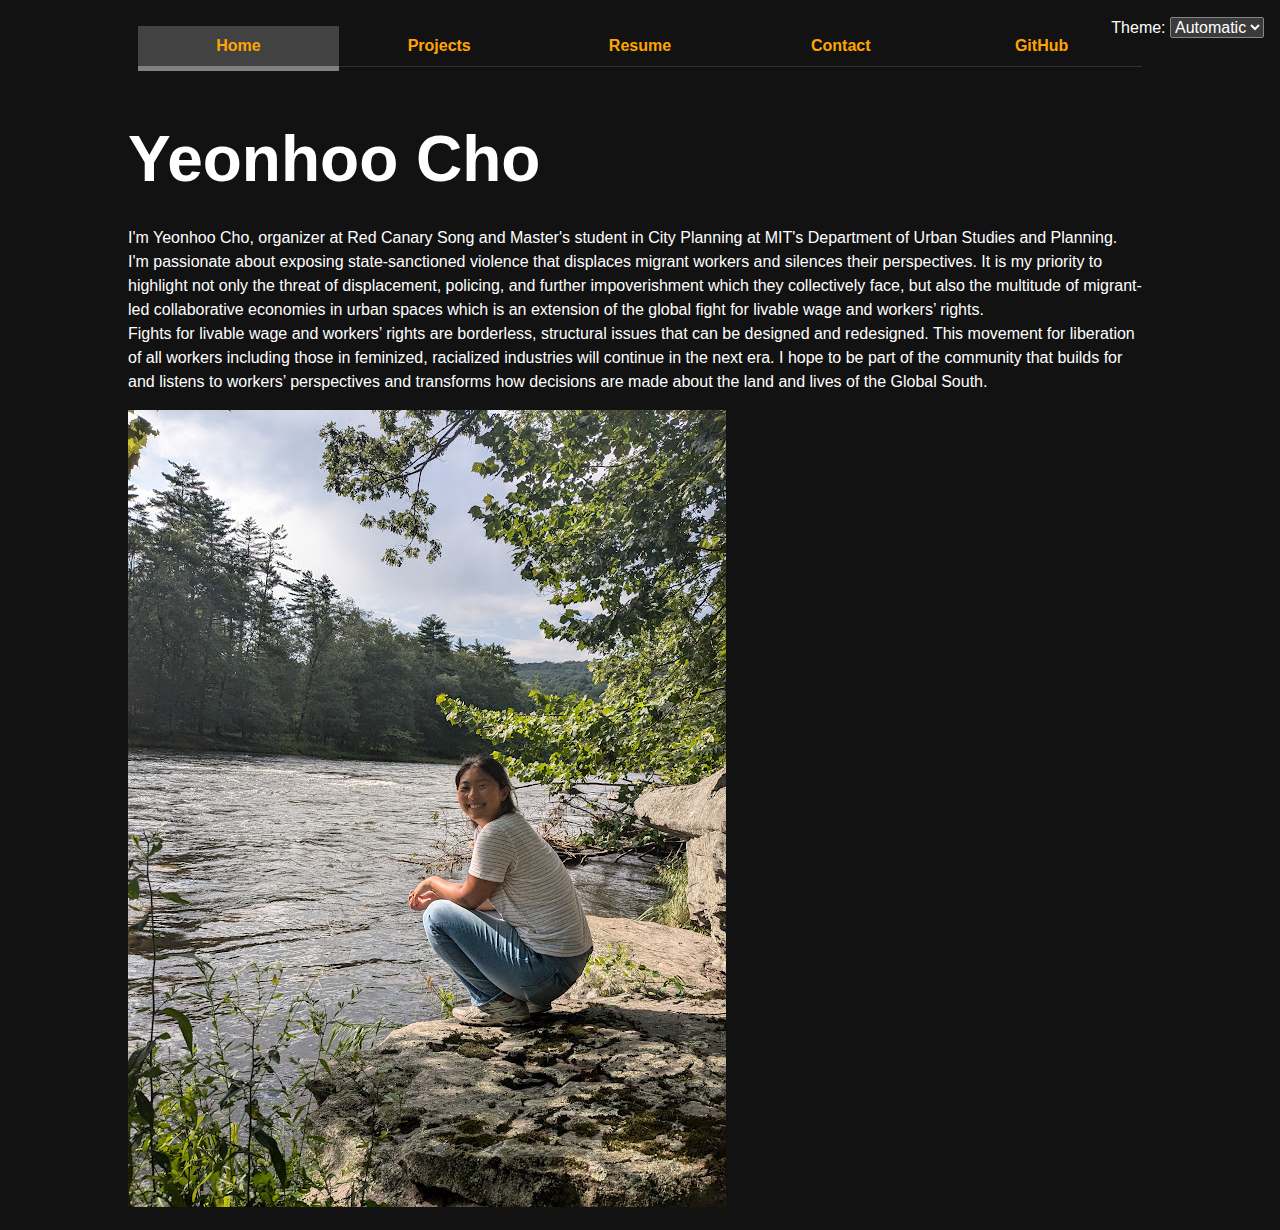
<file: index.html>
<!DOCTYPE html>
<html lang="en" class="home">
<head>
    <meta charset="UTF-8">
    <meta name="viewport" content="width=device-width, initial-scale=1.0">
    <title>HOME - Yeonhoo Cho</title>
    <link rel="stylesheet" href="style.css">
    <script type="module" src="global.js" defer></script>
</head>
<body>

    <h1>Yeonhoo Cho</h1>
    <p>I'm Yeonhoo Cho, organizer at Red Canary Song and Master's student in City Planning at MIT's Department of Urban Studies and Planning. 
        <br>
        I'm passionate about exposing state-sanctioned violence that displaces migrant workers and silences their perspectives.
        It is my priority to highlight not only the threat of displacement, policing, and further impoverishment which they collectively face,
        but also the multitude of migrant-led collaborative economies in urban spaces which is an extension of the global fight for livable wage and workers’ rights.
        <br>
        Fights for livable wage and workers’ rights are borderless, structural issues that can be designed and redesigned. 
        This movement for liberation of all workers including those in feminized, racialized industries will continue in the next era. 
        I hope to be part of the community that builds for and listens to workers’ perspectives and transforms how decisions are made about the land and lives of the Global South. 

    </p>
    <img src="images/me.jpg" alt="A photo of Yeonhoo by Lackawaxen River in Pennsylvania">
</body>
</html>
</file>
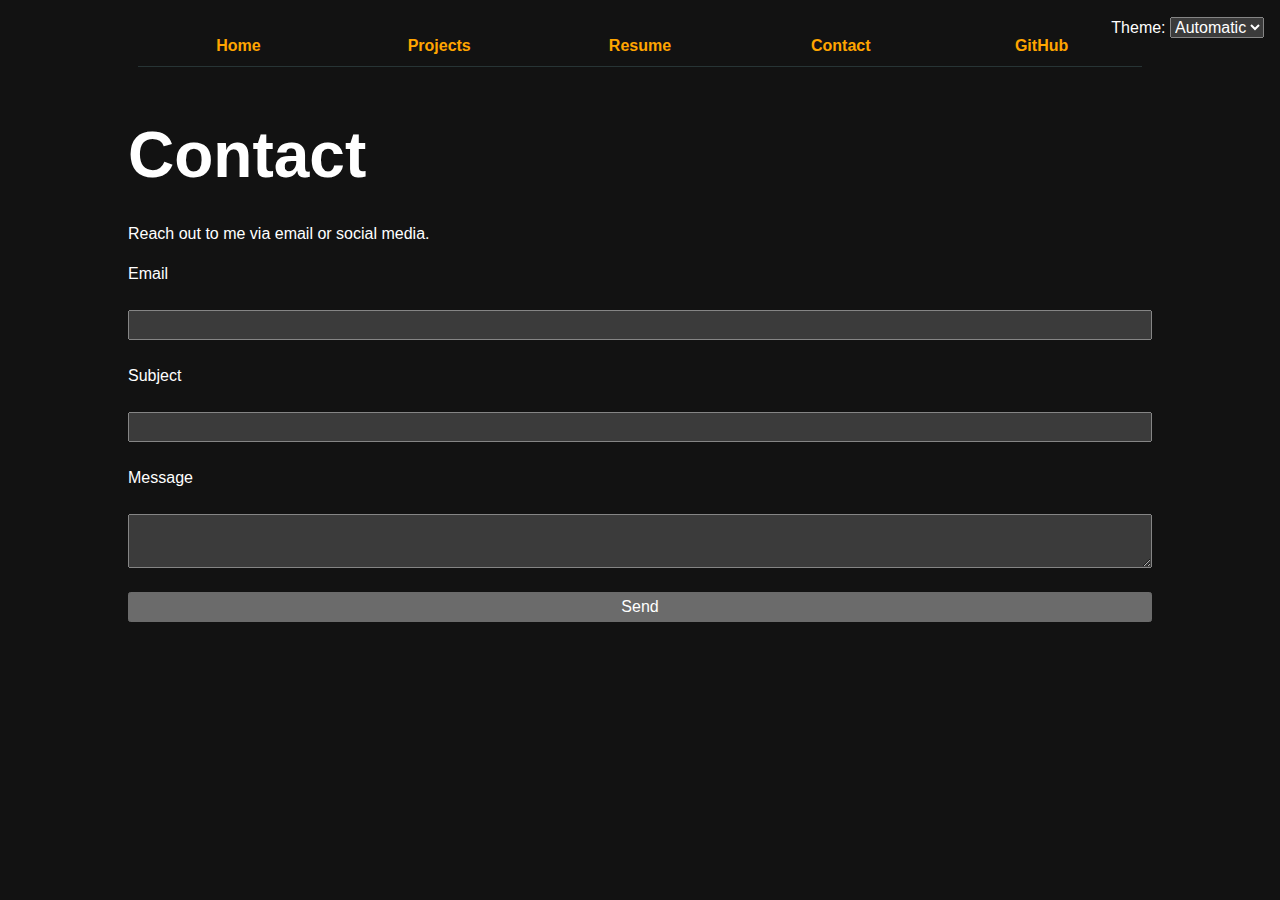
<file: contact/index.html>
<!DOCTYPE html>
<html lang="en">
<head>
    <meta charset="UTF-8">
    <meta name="viewport" content="width=device-width, initial-scale=1.0">
    <title>Contact - Yeonhoo Cho</title>
    <link rel="stylesheet" href="../style.css">
    <script type="module" src="../global.js" defer></script>
</head>
<body>
 
    <h1>Contact</h1>
    <p>Reach out to me via email or social media.</p>
    <form action="mailto:y30nh00@gmail.com" method="get" enctype="text/plain">
        <label for="email">Email</label><br>
        <input type="email" id="email" name="email"><br>
        <label for="subject">Subject</label><br>
        <input type="text" id="subject" name="subject"><br>
        <label for="message">Message</label><br>
        <textarea id="message" name="message"></textarea><br>
        <button type="submit">Send</button>
</body>
</html>
</file>
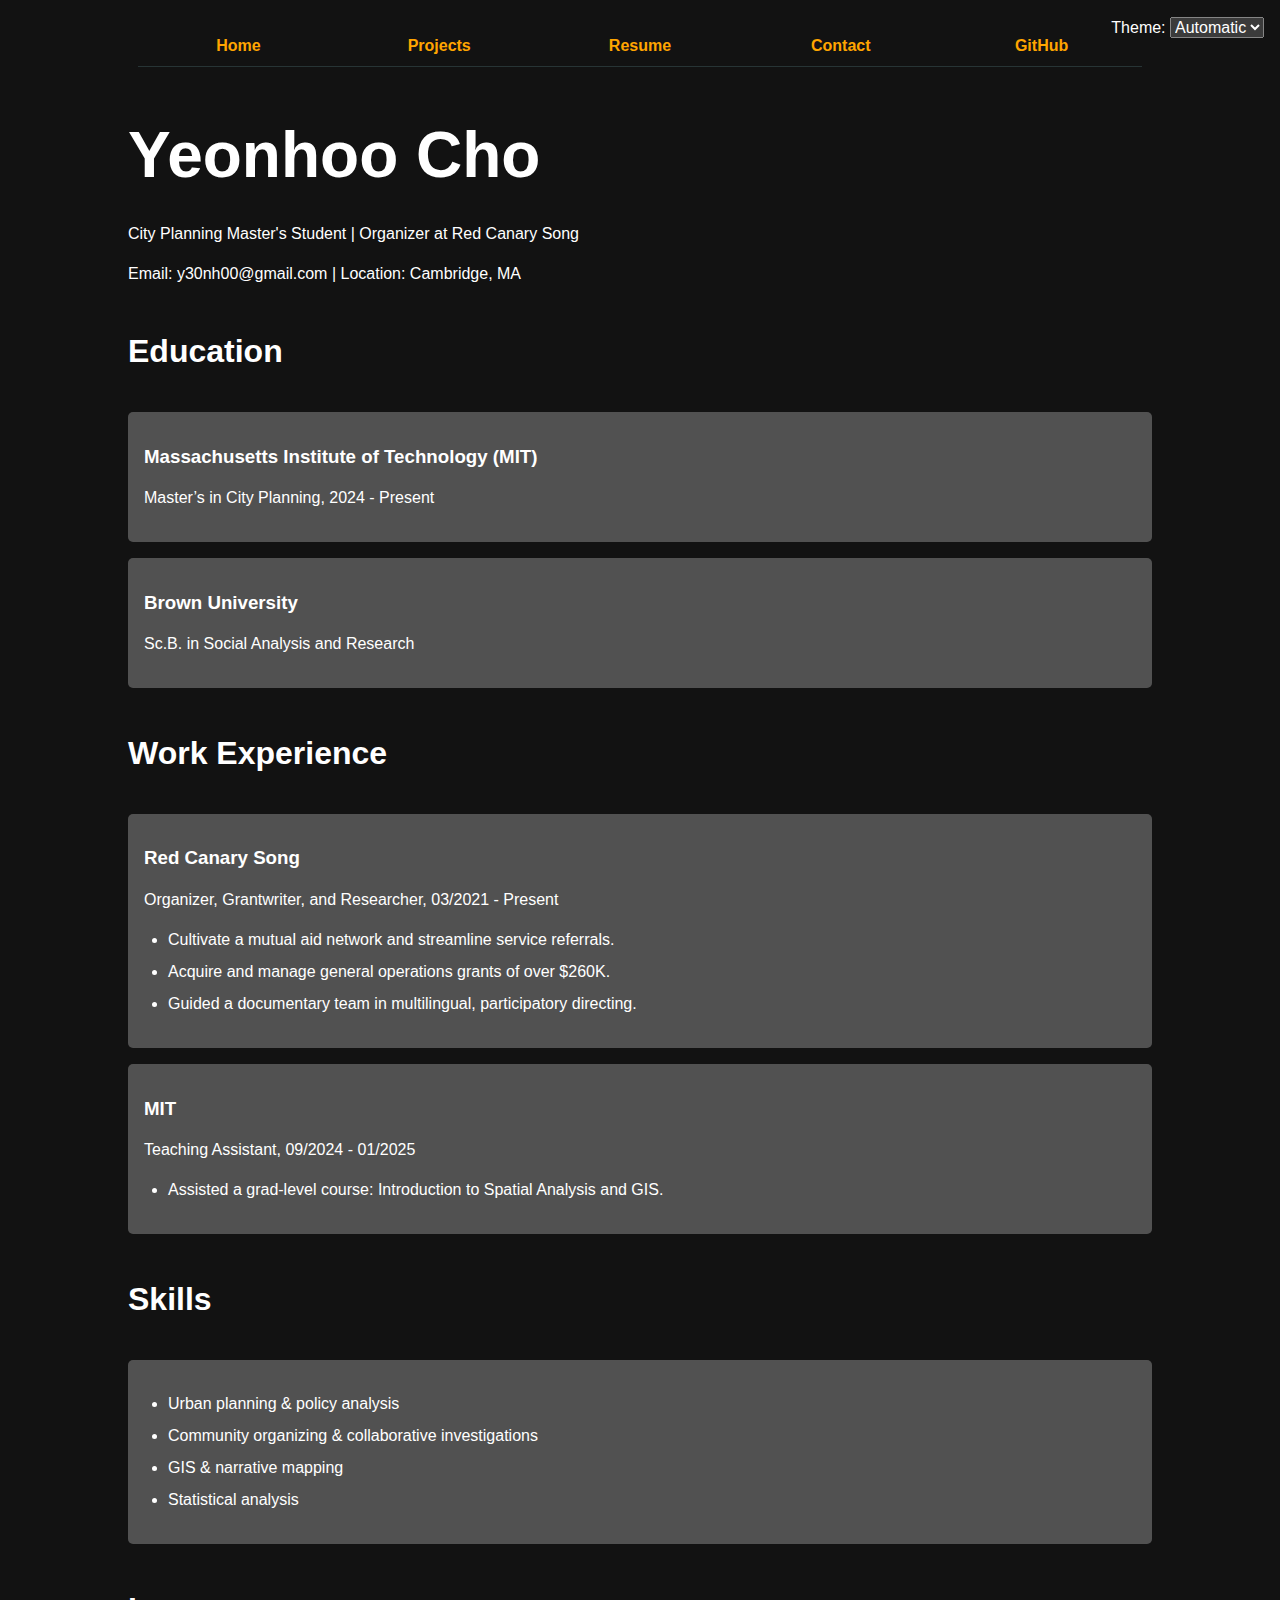
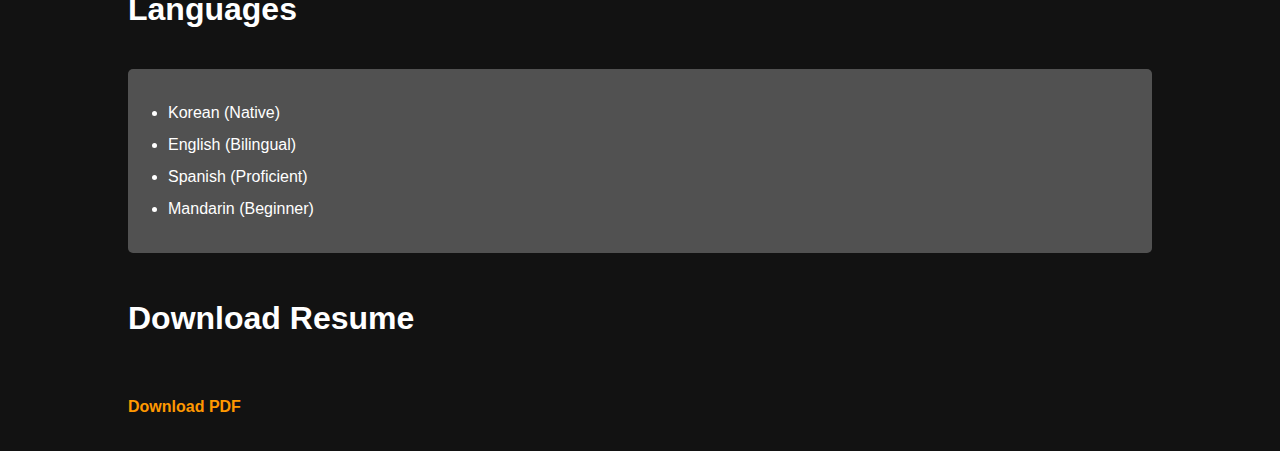
<file: Resume/index.html>
<!DOCTYPE html>
<html lang="en">
<head>
    <meta charset="UTF-8">
    <meta name="viewport" content="width=device-width, initial-scale=1.0">
    <title>Resume - Yeonhoo Cho</title>
    <link rel="stylesheet" href="../style.css">
    <script type="module" src="../global.js" defer></script>
</head>
<body>
    
   <!-- Resume Header -->
   <header>
    <h1>Yeonhoo Cho</h1>
    <p>City Planning Master's Student | Organizer at Red Canary Song</p>
    <p>Email: y30nh00@gmail.com | Location: Cambridge, MA</p>
</header>


<!-- Education Section -->
<section class="resume">
    <header><h2>Education</h2></header>
    <article>
        <h3>Massachusetts Institute of Technology (MIT)</h3>
        <p>Master’s in City Planning, <time datetime="2024">2024</time> - Present</p>
    </article>
    <article>
        <h3>Brown University</h3>
        <p>Sc.B. in Social Analysis and Research</p>
    </article>

<!-- Work Experience Section -->
    <header><h2>Work Experience</h2></header>
    <article>
        <h3>Red Canary Song</h3>
        <p>Organizer, Grantwriter, and Researcher, <time datetime="MM/YYYY">03/2021</time> - Present</p>
        <ul>
            <li>Cultivate a mutual aid network and streamline service referrals.</li>
            <li>Acquire and manage general operations grants of over $260K.</li>
            <li>Guided a documentary team in multilingual, participatory directing.</li>
        </ul>
    </article>
    <article>
        <h3>MIT</h3>
        <p>Teaching Assistant, <time datetime="MM/YYYY">09/2024</time> - <time datetime="MM/YYYY">01/2025</time></p>
        <ul>
            <li>Assisted a grad-level course: Introduction to Spatial Analysis and GIS.</li>
        </ul>
    </article>

<!-- Skills Section -->
    <header><h2>Skills</h2></header>
    <article>
    <ul>
        <li>Urban planning & policy analysis</li>
        <li>Community organizing & collaborative investigations</li>
        <li>GIS & narrative mapping</li>
        <li>Statistical analysis</li>
    </ul>
</article>

<!-- Language Section -->
    <header><h2>Languages</h2></header>
    <article>
    <ul>
        <li>Korean (Native)</li>
        <li>English (Bilingual)</li>
        <li>Spanish (Proficient)</li>
        <li>Mandarin (Beginner)</li>
    </ul>
    </article>

<!-- Links to Download Resume -->
    <header><h2>Download Resume</h2></header>
    <p><a href="../files/Yeonhoo_Resume.pdf" download>Download PDF</a></p>
</section>

</body>
</html>
</file>
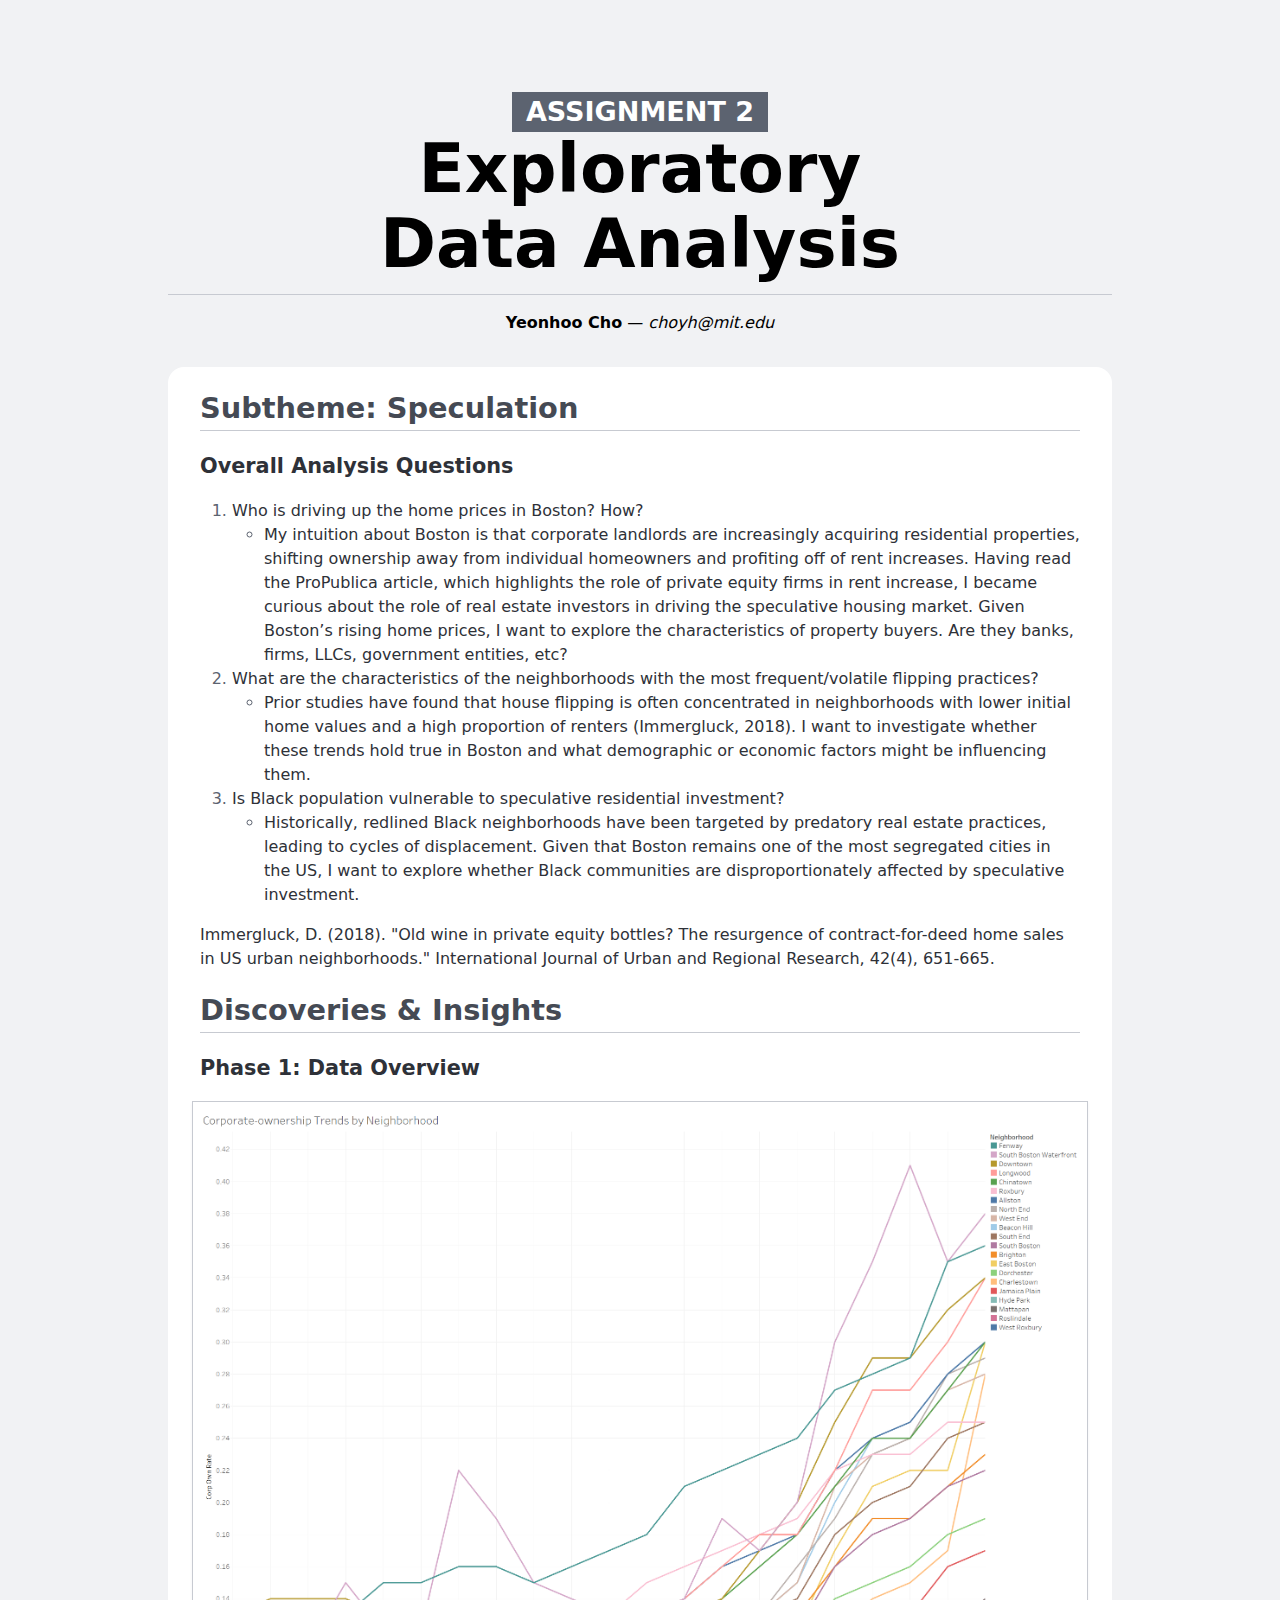
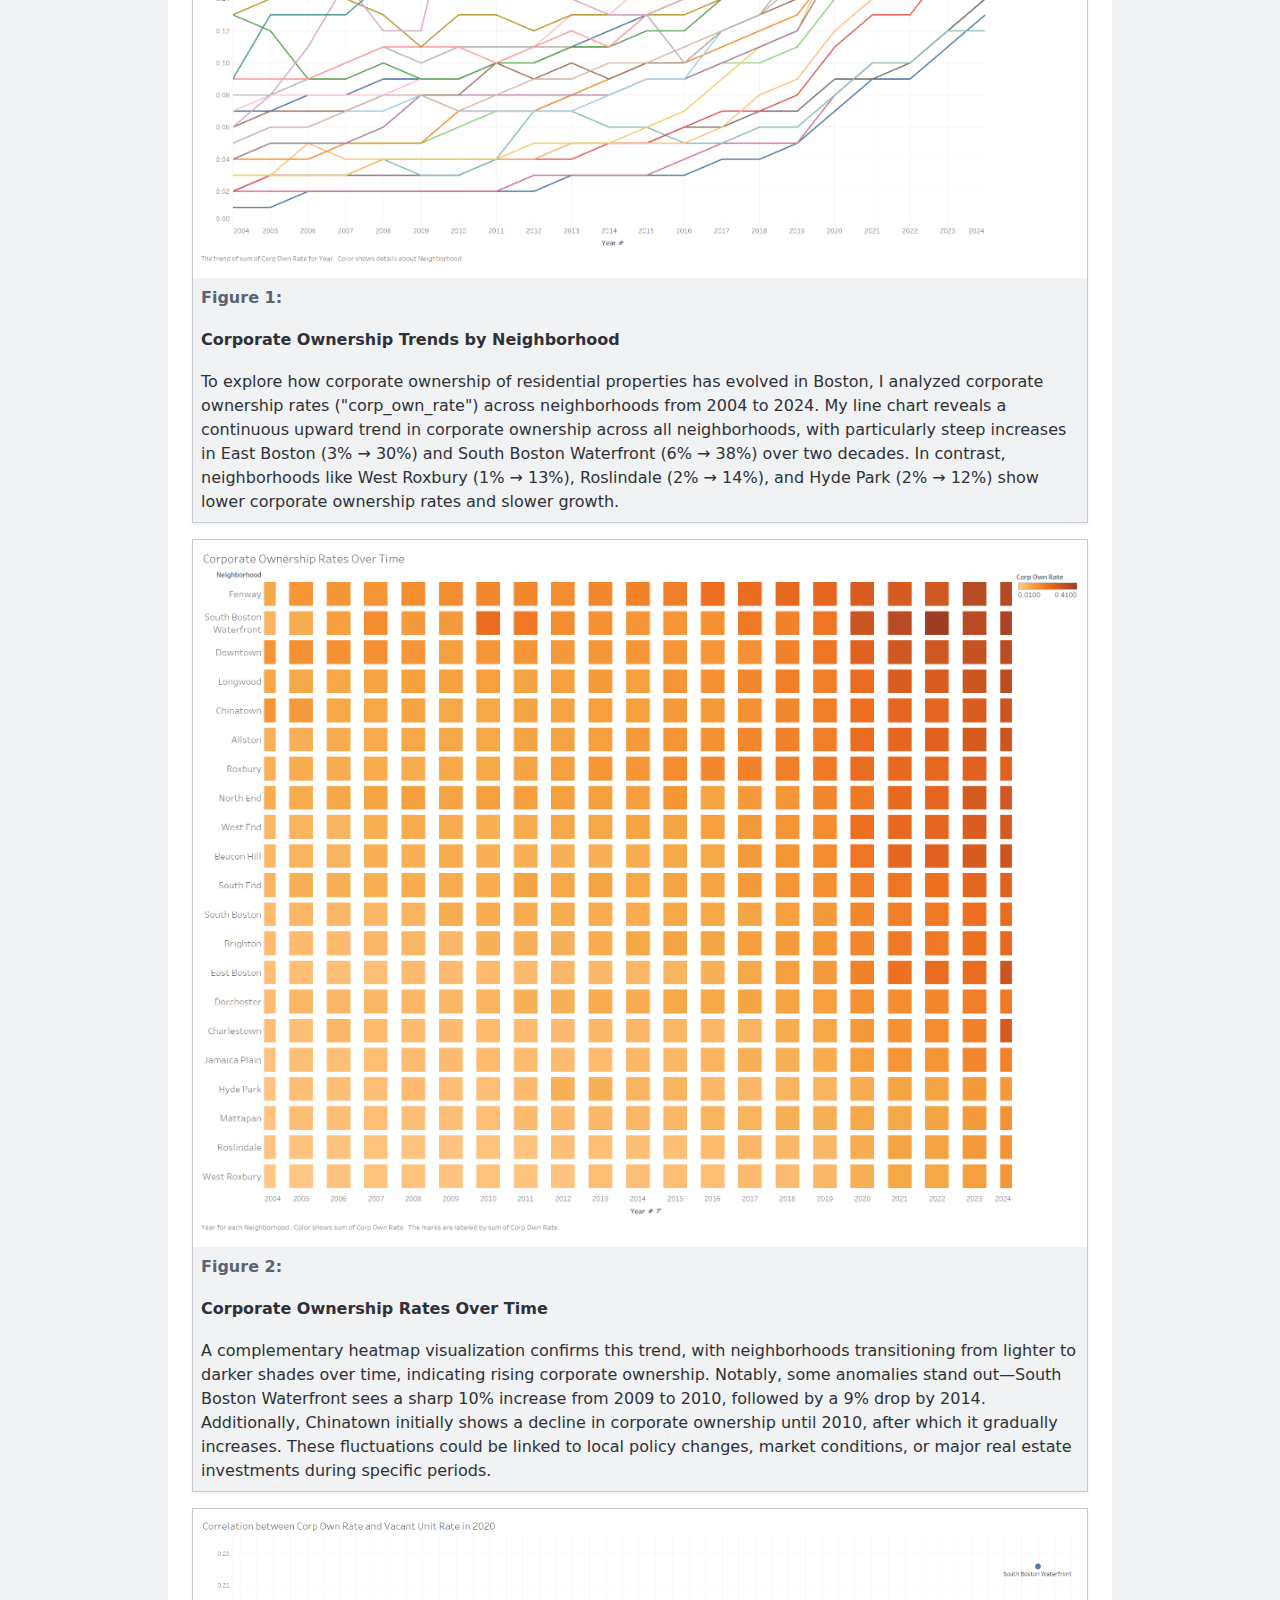
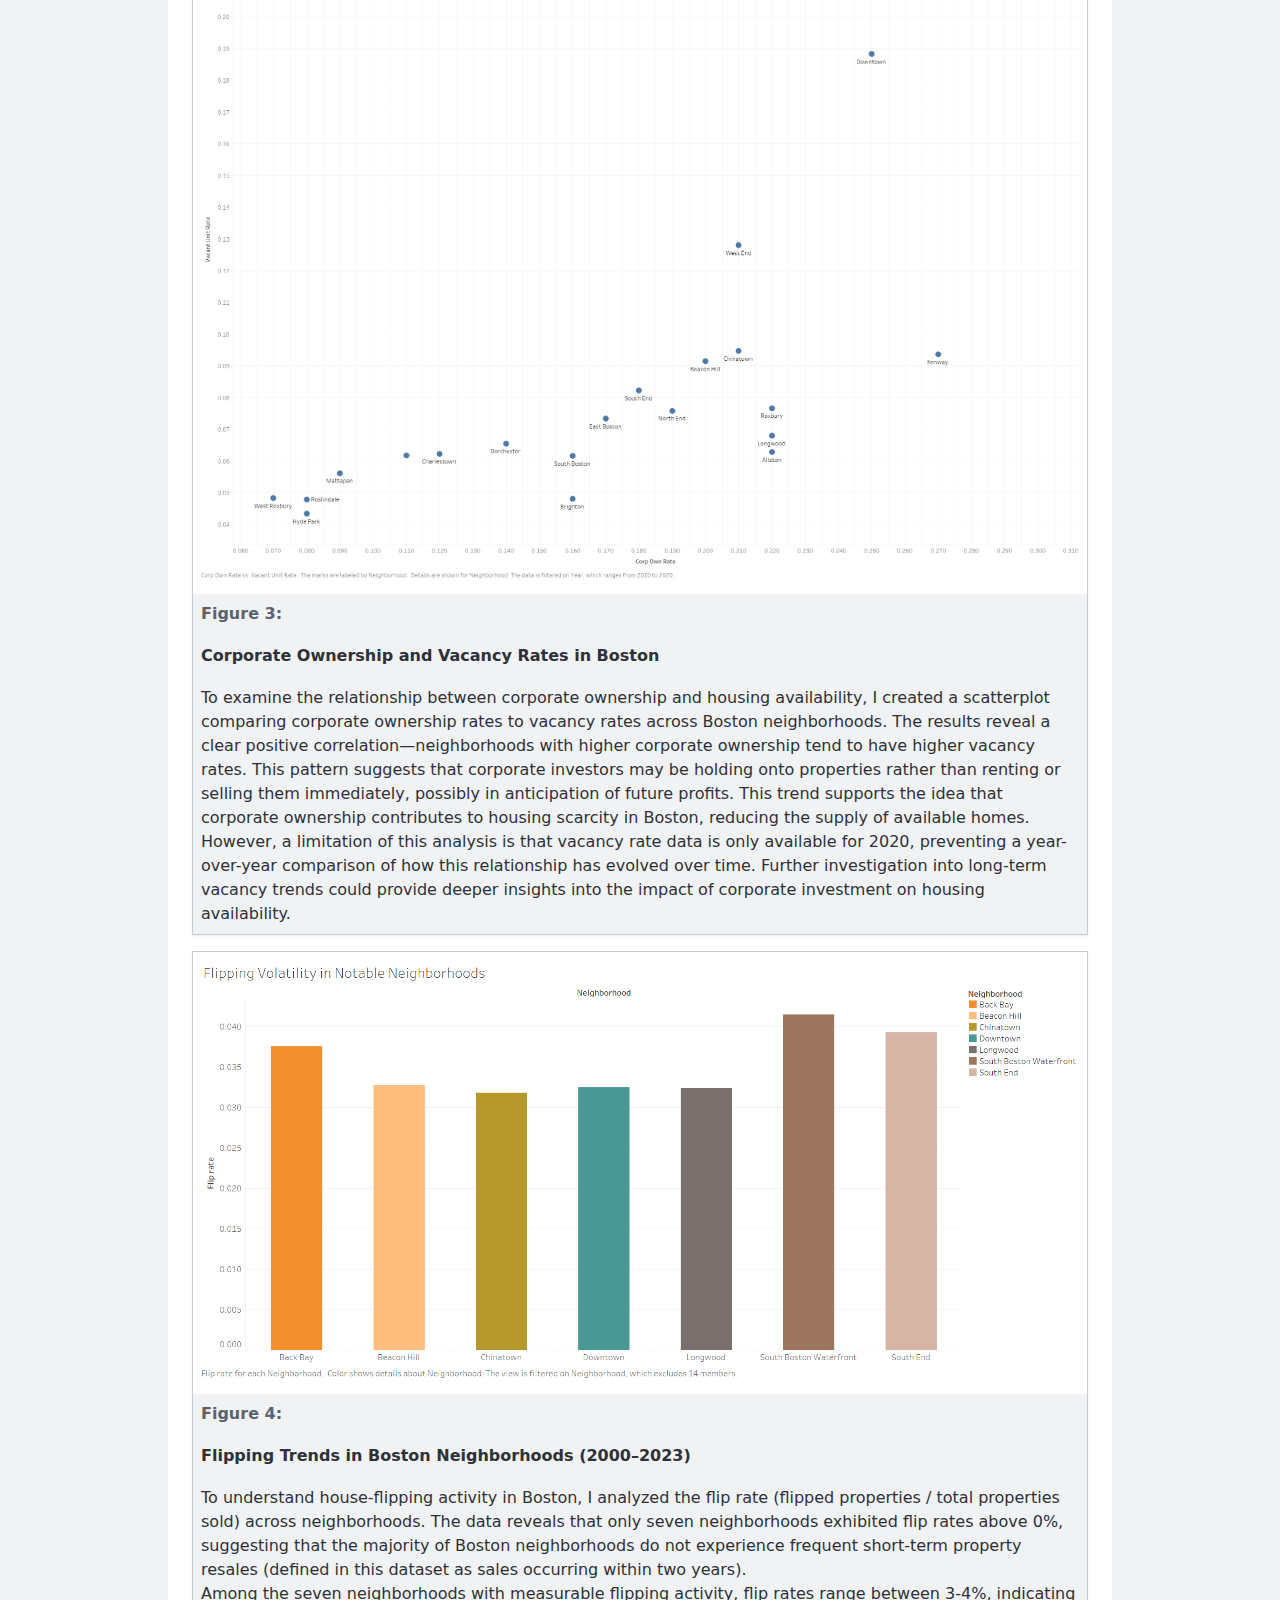
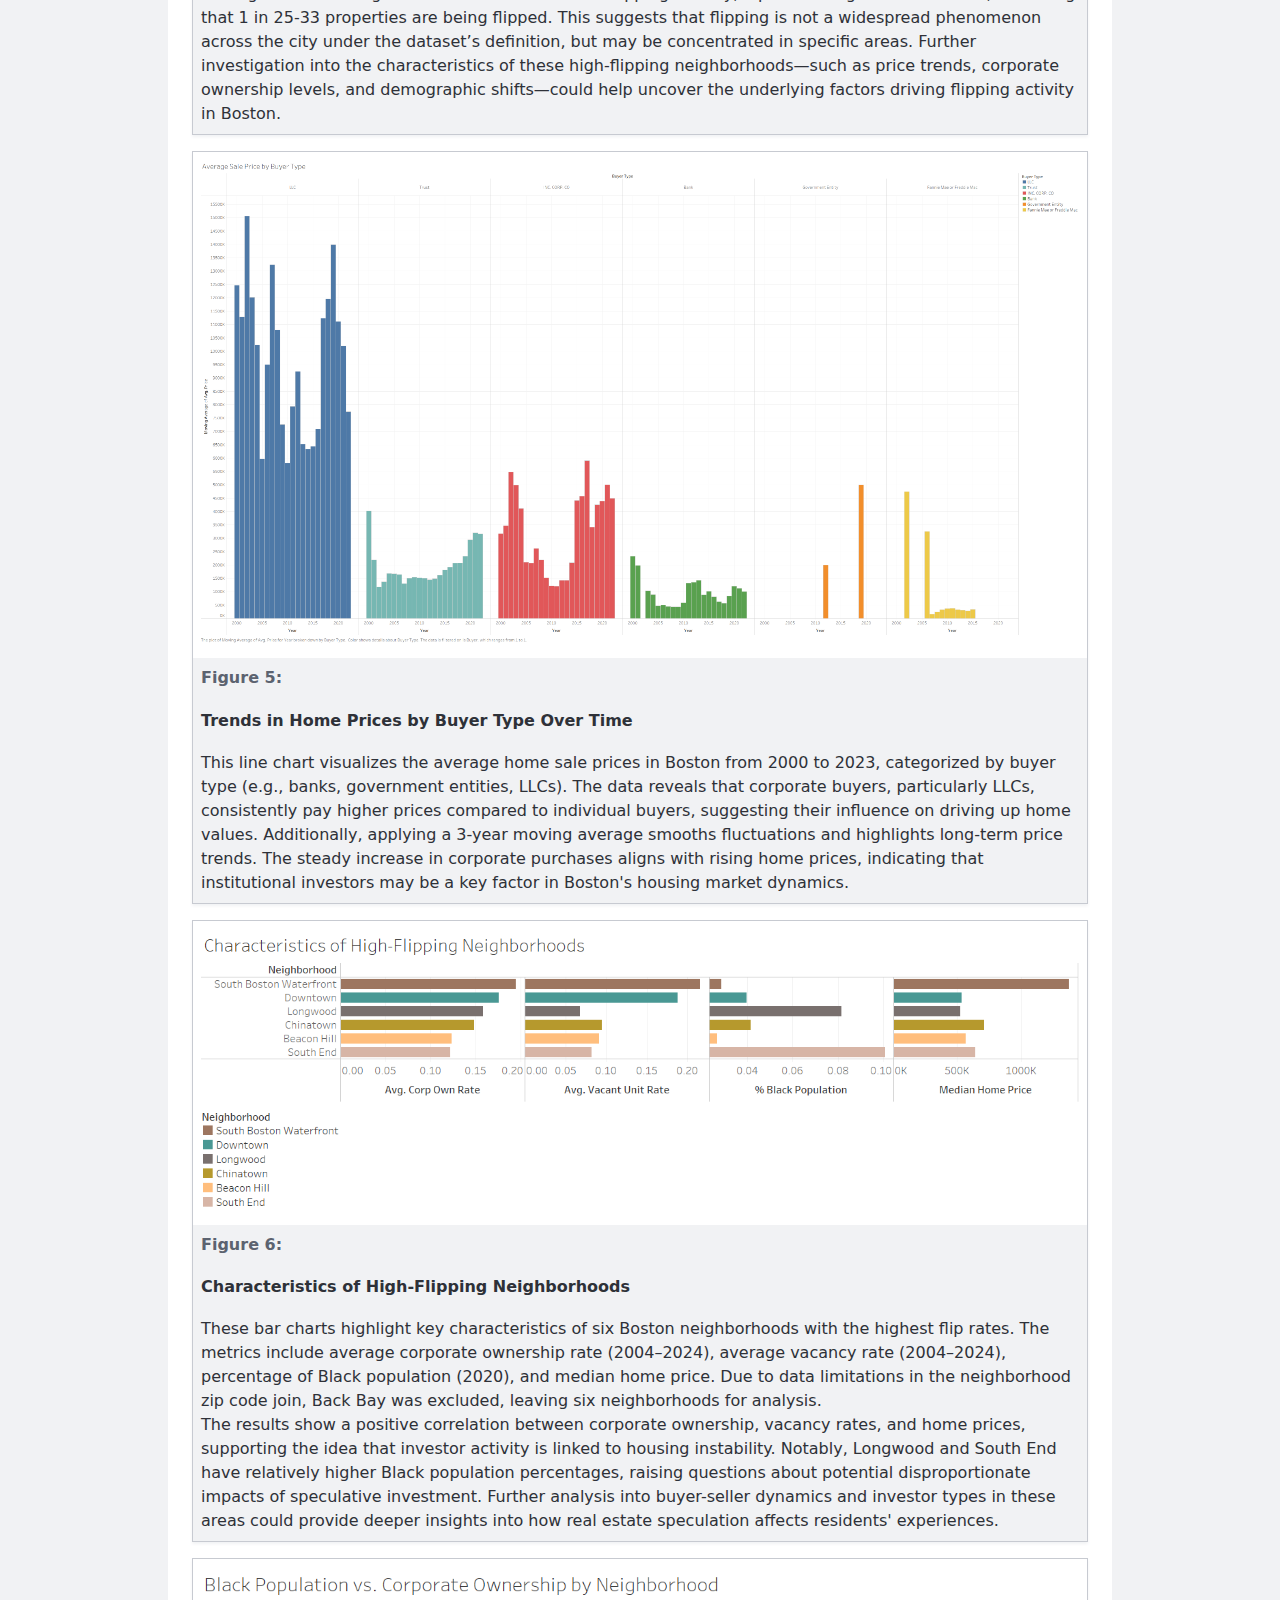
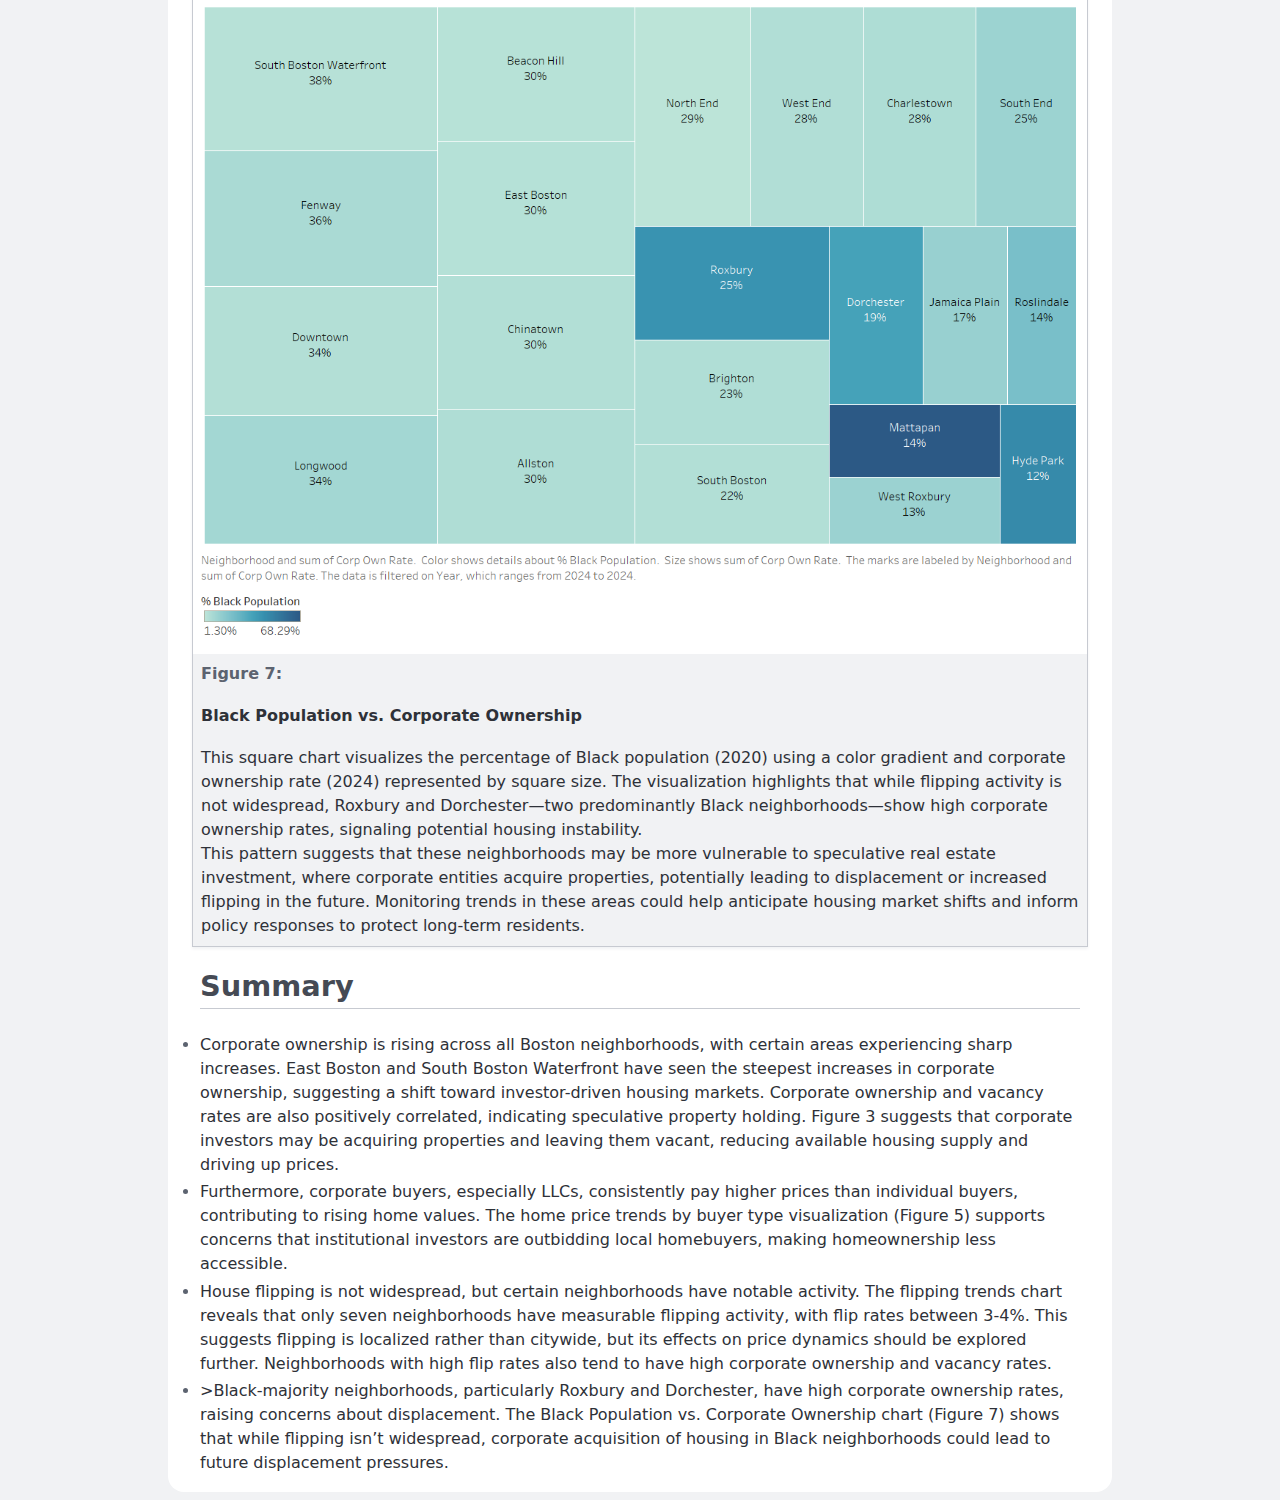
<file: A2/A2_report.html>
<!DOCTYPE HTML>
<html lang="en">
<head>
	<title>Vis & Society Assignment 2</title>
	<link rel="stylesheet" href="style.css" />
</head>

<body>
	<header>
		<h1>
			<small>Assignment 2</small>
			Exploratory Data Analysis
		</h1>

		<p>
			<strong>Yeonhoo Cho</strong> — <em>choyh@mit.edu</em>
		</p>
	</header>
	<main>
		<section>
			<h2>Subtheme: Speculation</h2>

			<h3>Overall Analysis Questions</h3>
			<ol>
				<li>Who is driving up the home prices in Boston? How?</li>
				<ul>
					<li>My intuition about Boston is that corporate landlords are increasingly acquiring residential properties, 
						shifting ownership away from individual homeowners and profiting off of rent increases. 
						Having read the ProPublica article, which highlights the role of private equity firms in rent increase, 
						I became curious about the role of real estate investors in driving the speculative housing market. Given Boston’s rising home prices, 
						I want to explore the characteristics of property buyers. Are they banks, firms, LLCs, government entities, etc?</li>
				</ul>				
				<li>What are the characteristics of the neighborhoods with the most frequent/volatile flipping practices?</li>
				<ul><li>Prior studies have found that house flipping is often concentrated in neighborhoods with lower initial home values and a high proportion of renters (Immergluck, 2018). 
					I want to investigate whether these trends hold true in Boston and what demographic or economic factors might be influencing them.</li>
				</ul>
				<li>Is Black population vulnerable to speculative residential investment?</li>
				<ul><li>Historically, redlined Black neighborhoods have been targeted by predatory real estate practices, leading to cycles of displacement. Given that Boston remains one of the most segregated cities in the US, I want to explore whether Black communities are disproportionately affected by speculative investment. 
				</li></ul>
			</ol>
			Immergluck, D. (2018). "Old wine in private equity bottles? The resurgence of contract-for-deed home sales in US urban neighborhoods." International Journal of Urban and Regional Research, 42(4), 651-665.
		</section>

		<section>
			<h2>Discoveries & Insights</h2>
			<h3>Phase 1: Data Overview</h3>

			<figure>
				<img src="images/1.png" alt="" />
				<figcaption>
					<h4>Corporate Ownership Trends by Neighborhood</h4>
					To explore how corporate ownership of residential properties has evolved in Boston, I analyzed corporate ownership rates ("corp_own_rate") across neighborhoods from 2004 to 2024. My line chart reveals a continuous upward trend in corporate ownership across all neighborhoods, with particularly steep increases in East Boston (3% → 30%) and South Boston Waterfront (6% → 38%) over two decades. In contrast, neighborhoods like West Roxbury (1% → 13%), Roslindale (2% → 14%), and Hyde Park (2% → 12%) show lower corporate ownership rates and slower growth.
				</figcaption>
			</figure>

			<figure>
				<img src="images/2.png" alt="" />
				<figcaption>
					<h4>Corporate Ownership Rates Over Time</h4>
					A complementary heatmap visualization confirms this trend, with neighborhoods transitioning from lighter to darker shades over time, indicating rising corporate ownership. Notably, some anomalies stand out—South Boston Waterfront sees a sharp 10% increase from 2009 to 2010, followed by a 9% drop by 2014. Additionally, Chinatown initially shows a decline in corporate ownership until 2010, after which it gradually increases. These fluctuations could be linked to local policy changes, market conditions, or major real estate investments during specific periods.
				</figcaption>
			</figure>

			<figure>
				<img src="images/3.png" alt="" />
				<figcaption>
					<h4>Corporate Ownership and Vacancy Rates in Boston</h4>
					To examine the relationship between corporate ownership and housing availability, I created a scatterplot comparing corporate ownership rates to vacancy rates across Boston neighborhoods. The results reveal a clear positive correlation—neighborhoods with higher corporate ownership tend to have higher vacancy rates. This pattern suggests that corporate investors may be holding onto properties rather than renting or selling them immediately, possibly in anticipation of future profits.
					This trend supports the idea that corporate ownership contributes to housing scarcity in Boston, reducing the supply of available homes. However, a limitation of this analysis is that vacancy rate data is only available for 2020, preventing a year-over-year comparison of how this relationship has evolved over time. Further investigation into long-term vacancy trends could provide deeper insights into the impact of corporate investment on housing availability.
				</figcaption>
			</figure>

			<figure>
				<img src="images/4.png" alt="" />
				<figcaption>
					<h4>Flipping Trends in Boston Neighborhoods (2000–2023)</h4>
					To understand house-flipping activity in Boston, I analyzed the flip rate (flipped properties / total properties sold) across neighborhoods. The data reveals that only seven neighborhoods exhibited flip rates above 0%, suggesting that the majority of Boston neighborhoods do not experience frequent short-term property resales (defined in this dataset as sales occurring within two years).
					<br>Among the seven neighborhoods with measurable flipping activity, flip rates range between 3-4%, indicating that 1 in 25-33 properties are being flipped. This suggests that flipping is not a widespread phenomenon across the city under the dataset’s definition, but may be concentrated in specific areas. Further investigation into the characteristics of these high-flipping neighborhoods—such as price trends, corporate ownership levels, and demographic shifts—could help uncover the underlying factors driving flipping activity in Boston.

				</figcaption>
			</figure>

			<figure>
				<img src="images/5.png" alt="" />
				<figcaption>
					<h4>Trends in Home Prices by Buyer Type Over Time</h4>
					This line chart visualizes the average home sale prices in Boston from 2000 to 2023, categorized by buyer type (e.g., banks, government entities, LLCs). The data reveals that corporate buyers, particularly LLCs, consistently pay higher prices compared to individual buyers, suggesting their influence on driving up home values. Additionally, applying a 3-year moving average smooths fluctuations and highlights long-term price trends. The steady increase in corporate purchases aligns with rising home prices, indicating that institutional investors may be a key factor in Boston's housing market dynamics.
				</figcaption>
			</figure>

			<figure>
				<img src="images/6.png" alt="" />
				<figcaption>
					<h4>Characteristics of High-Flipping Neighborhoods</h4>
					These bar charts highlight key characteristics of six Boston neighborhoods with the highest flip rates. The metrics include average corporate ownership rate (2004–2024), average vacancy rate (2004–2024), percentage of Black population (2020), and median home price. Due to data limitations in the neighborhood zip code join, Back Bay was excluded, leaving six neighborhoods for analysis.
					<br>The results show a positive correlation between corporate ownership, vacancy rates, and home prices, supporting the idea that investor activity is linked to housing instability. Notably, Longwood and South End have relatively higher Black population percentages, raising questions about potential disproportionate impacts of speculative investment. Further analysis into buyer-seller dynamics and investor types in these areas could provide deeper insights into how real estate speculation affects residents' experiences.
				</figcaption>
			</figure>

			<figure>
				<img src="images/7.png" alt="" />
				<figcaption>
					<h4>Black Population vs. Corporate Ownership</h4>
					This square chart visualizes the percentage of Black population (2020) using a color gradient and corporate ownership rate (2024) represented by square size. The visualization highlights that while flipping activity is not widespread, Roxbury and Dorchester—two predominantly Black neighborhoods—show high corporate ownership rates, signaling potential housing instability.
					<br>This pattern suggests that these neighborhoods may be more vulnerable to speculative real estate investment, where corporate entities acquire properties, potentially leading to displacement or increased flipping in the future. Monitoring trends in these areas could help anticipate housing market shifts and inform policy responses to protect long-term residents.
				</figcaption>
			</figure>

		<section>
			<h2>Summary</h2>

			<p><li>Corporate ownership is rising across all Boston neighborhoods, with certain areas experiencing sharp increases. East Boston and South Boston Waterfront have seen the steepest increases in corporate ownership, suggesting a shift toward investor-driven housing markets. Corporate ownership and vacancy rates are also positively correlated, indicating speculative property holding. Figure 3 suggests that corporate investors may be acquiring properties and leaving them vacant, reducing available housing supply and driving up prices.
				</li><li>Furthermore, corporate buyers, especially LLCs, consistently pay higher prices than individual buyers, contributing to rising home values. The home price trends by buyer type visualization (Figure 5) supports concerns that institutional investors are outbidding local homebuyers, making homeownership less accessible.
				</li><li>House flipping is not widespread, but certain neighborhoods have notable activity. The flipping trends chart reveals that only seven neighborhoods have measurable flipping activity, with flip rates between 3-4%. This suggests flipping is localized rather than citywide, but its effects on price dynamics should be explored further. Neighborhoods with high flip rates also tend to have high corporate ownership and vacancy rates.
				</li><li>>Black-majority neighborhoods, particularly Roxbury and Dorchester, have high corporate ownership rates, raising concerns about displacement. The Black Population vs. Corporate Ownership chart (Figure 7) shows that while flipping isn’t widespread, corporate acquisition of housing in Black neighborhoods could lead to future displacement pressures.
				</li></p>
		</section>
	</main>
</body>
</html>
</file>
<file: style.css>
html {
  color-scheme:  dark; 
}

body {
    background-color: Canvas; /* Automatically adapts */
    color: CanvasText;
    font: 100%/1.5 "Trebuchet MS", sans-serif;
    
    /* stop the content from getting so wide */
    max-width: 80vw;

    /* center the content */
    margin: 0 auto;

    /* add some padding */
    padding: 1em;

   }

.color-scheme {
  position: absolute;
  top: 1rem;
  right: 1rem;
  
  font: inherit;
}

.color-scheme select {
  font: inherit;
  display: inline-flex;
  gap: 4px;
}

h1, h2, h3, h4, h5, h6 {
  line-height: 1.1;
  text-wrap: balance;
}

h1 {
  font-size: 400%; /* 4 times the base font size */
  font-weight: bold; /* Ensures prominence */
  margin-bottom: 0.5em; /* Adds spacing below */
}

h2 {
  font-size: 200%; /* Adjusted for clear hierarchy */
  font-weight: bold;
  margin-top: 1em; /* Adds spacing above */
}

nav {
  display: flex;  /* Enables Flexbox */
  padding: 10px;
  --border-color: oklch(50% 10% 200 / 40%)
}

/* Style navigation links */
nav a {
  flex: 1; /* Makes each link take up equal space */
  text-align: center; /* Centers the text */
  color: orange; /* Text color */
  text-decoration: none; /* Removes underline */
  padding: 0.5em; /* Adds spacing */
  font-weight: bold;
  margin-bottom: auto;
  border-bottom: 1px solid var(--border-color);

  &.currentpage {
    margin-bottom: auto;
    border-bottom-width: 5px;
    border-bottom-style: solid;
    border-bottom-color: rgba(216, 216, 216, 0.415);
    background-color: rgba(216, 216, 216, 0.244);
  }
}

/* Change color on hover */
nav a:hover {
  border-bottom: 5px solid var(--color-accent);
  background-color: rgba(216, 216, 216, 0.244);
}

nav a.currentpage {
  border-bottom: 5px solid grey;
}

/* Define the accent color */
:root {
  --color-accent: orange;  /* Adjust the values as needed */
}

/* Apply the accent color */
html {
  accent-color: var(--color-accent);  /* Inherits for form elements like checkboxes */
}

input, textarea, button {
  font: inherit;  /* Inherits font settings from the page */
}

form {
  display: grid;  /* Enables Grid Layout */
  grid-template-columns: auto 1fr;  /* Creates a two-column layout */
  grid-template-columns: subgrid;
}

img {
  max-width: 100%;
  height: auto;
}

/*apply a responsive grid*/
.projects {
  display: grid;
  grid-template-columns: repeat(auto-fill, minmax(15em, 1fr));
  gap: 1rem;
}

.projects article {
  display: grid;
  grid-template-rows: subgrid;
  grid-row: span 3;
  gap: 0.5rem;
}

.projects article h2 {
  margin: 0;
}

.resume {
  display: grid;
  grid-template-columns: 1fr;
  gap: 1rem
}

/* Article Styling */
article {
  padding: 1em;
  border-radius: 5px;
  background: #9b9b9b76;
}

article ul {
  padding-left: 1.5em;
}

article ul li {
  margin-bottom: 0.5em;
}

/* Download Resume Link */
p a {
  color: #ff9800;
  text-decoration: none;
  font-weight: bold;
}

p a:hover {
  text-decoration: underline;
}
</file>
<file: A2/style.css>
/* @import url("https://cdnjs.cloudflare.com/ajax/libs/github-markdown-css/5.5.1/github-markdown.css"); */

:root {
	--color-neutral-95: hsl(220 10% 95%);
	--color-neutral-90: hsl(220 10% 90%);
	--color-neutral-80: hsl(220 10% 80%);
	--color-neutral-70: hsl(220 10% 70%);
	--color-neutral-60: hsl(220 10% 60%);
	--color-neutral-50: hsl(220 10% 50%);
	--color-neutral-40: hsl(220 10% 40%);
	--color-neutral-30: hsl(220 10% 30%);
	--color-neutral-20: hsl(220 10% 20%);
	--color-neutral-10: hsl(220 10% 10%);
}

html {
	font: 100%/1.5 system-ui;
	counter-reset: figure;
	background: var(--color-neutral-95);
	max-width: min(75vw, 80em);
	margin: 0 auto;
}

/* Headings */

h1, h2, h3, h4, h5, h6 {
	line-height: 1.1;
	font-weight: 600;
	text-wrap: balance;
}

h1, h2 {
	border-bottom: 1px solid var(--color-neutral-80);
	padding-bottom: .2em;
}

h1 {
	margin-block: 1em .5rem;
	font-size: clamp(2.5em, 150% + 2vh + 2vw, 10vmin);
	font-weight: 800;

	small {
		display: block;
		width: fit-content;
		padding: .2em .5em;
		margin-inline: auto;
		color: white;
		background: var(--color-neutral-40);
		font-size: 40%;
		text-transform: uppercase;
		white-space: nowrap;
	}
}

h2 {
	font-size: 180%;
	color: var(--color-neutral-30);
}

h3 {
	font-size: 130%;
}

/* Lists */

ul, ol {
	padding-inline-start: 2em;
}

li {
	&::marker {
		color: var(--color-neutral-40);
	}

	+ li {
		margin-top: .2em;
	};
}

/* Sectioning elements */

header {
	padding-block: 1em;
	text-align: center;
}

main {
	background: white;
	color: var(--color-neutral-20);
	border-radius: 1rem;
	padding: 0.1rem 2rem;
}

/* Figures */

figure {
	margin: 1em 0;
	padding: .5rem;
	margin-inline: -.5em;
	border: 1px solid var(--color-neutral-80);
	box-shadow: 0 .1em .2em var(--color-neutral-95);
	text-align: center;
	background: white;
    
    > img {
        width: 100%; /* Ensures the image stretches to fit the container */
        height: auto; /* Maintains aspect ratio */
        max-width: 100vw; /* Ensures it doesn’t exceed the viewport width */
    }

	> figcaption {
		font: 500 75% var(--font-sans);
		background: var(--color-neutral-95);
		padding: .5rem;
		margin: -.5rem;
		margin-top: .5rem;
		counter-increment: figure;
		text-align: left;

		&::before {
			content: "Figure " counter(figure) ": ";
			font-weight: bold;
			color: var(--color-neutral-40);
		}

		a:not(:hover, :focus, :active) {
			color: inherit;
			text-decoration: underline;
			text-decoration-color: color-mix(in lab, currentColor, transparent 70%);
		}
	}
}
</file>
